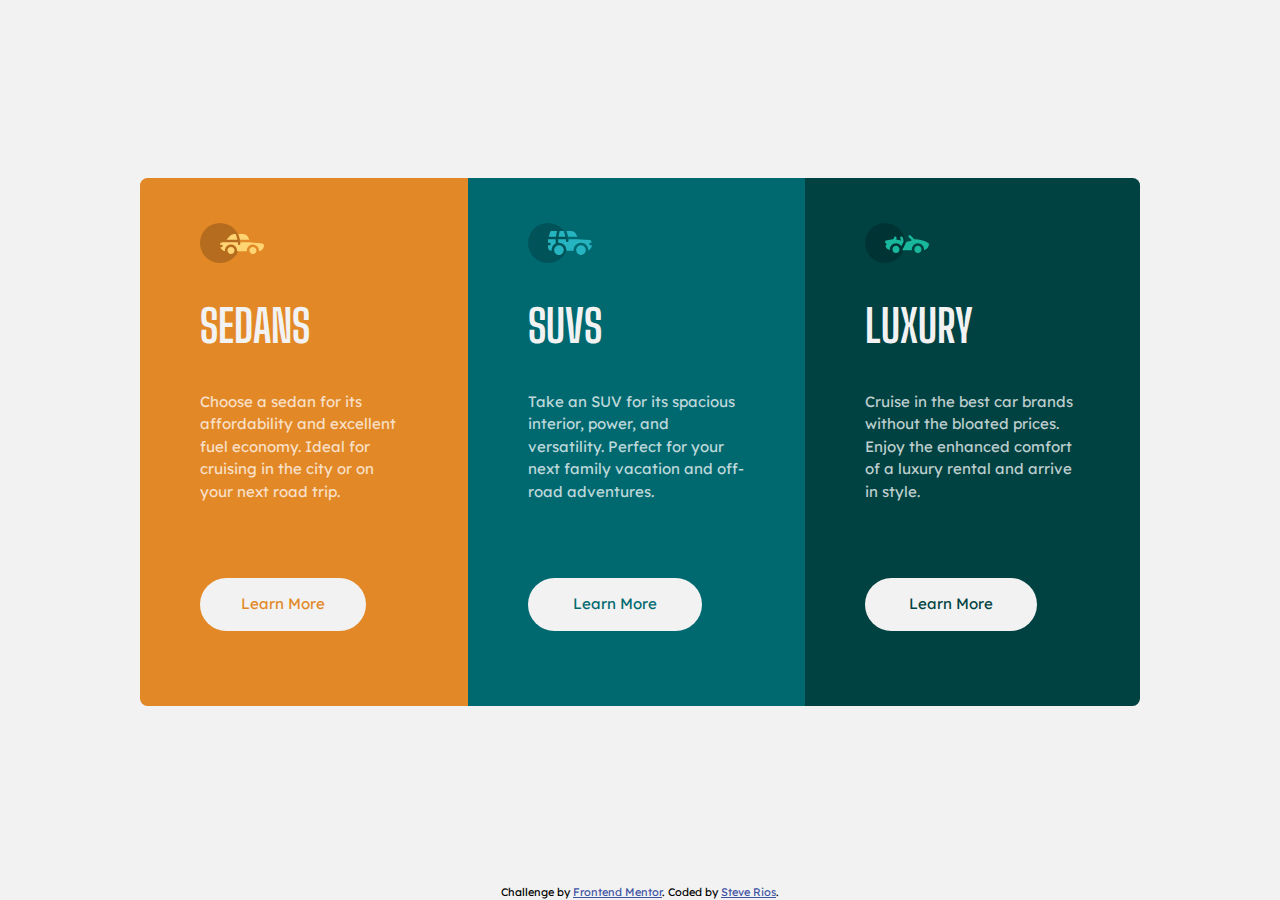
<file: 3-column-preview-card-component-main/index.html>
<!DOCTYPE html>
<html lang="en">

<head>
  <meta charset="UTF-8">
  <meta name="viewport" content="width=device-width, initial-scale=1.0">

  <link rel="icon" type="image/png" sizes="32x32" href="./static/images/favicon-32x32.png">
  <!-- fonts -->
  <link rel="preconnect" href="https://fonts.googleapis.com">
  <link rel="preconnect" href="https://fonts.gstatic.com" crossorigin>
  <link href="https://fonts.googleapis.com/css2?family=Big+Shoulders+Display:wght@700&family=Lexend+Deca&display=swap"
    rel="stylesheet">
  <!-- stylesheets -->
  <link rel="stylesheet" href="static/css/reset.css">
  <link rel="stylesheet" href="static/css/footer.css">
  <link rel="stylesheet" href="style.css">

  <title>Frontend Mentor | 3-column preview card component</title>
</head>

<body>

  <main>
    <article>
      <div class="sedan">
        <div>
          <img src="static/images/icon-sedans.svg" alt="sedan logo">
        </div>
        <h2>SEDANS</h2>
        <p>
          Choose a sedan for its affordability and excellent fuel economy. Ideal for cruising in the city
          or on your next road trip.
        </p>
        <button class="button">Learn More</button>
      </div>
      <div class="suv">
        <div>
          <img src="static/images/icon-suvs.svg" alt="suv logo">
        </div>
        <h2>SUVS</h2>
        <p>
          Take an SUV for its spacious interior, power, and versatility. Perfect for your next family vacation
          and off-road adventures.
        </p>
        <button class="button">Learn More</button>
      </div>
      <div class="luxury">
        <div>
          <img src="static/images/icon-luxury.svg" alt="luxury vehicle logo">
        </div>
        <h2>LUXURY</h2>
        <p>
          Cruise in the best car brands without the bloated prices. Enjoy the enhanced comfort of a luxury
          rental and arrive in style.
        </p>
        <button class="button">Learn More</button>
      </div>
    </article>
  </main>

  <footer class="attribution">
    Challenge by <a href="https://www.frontendmentor.io?ref=challenge" target="_blank">Frontend Mentor</a>.
    Coded by <a href="https://srios.net" target="_blank">Steve Rios</a>.
  </footer>
</body>

</html>
</file>
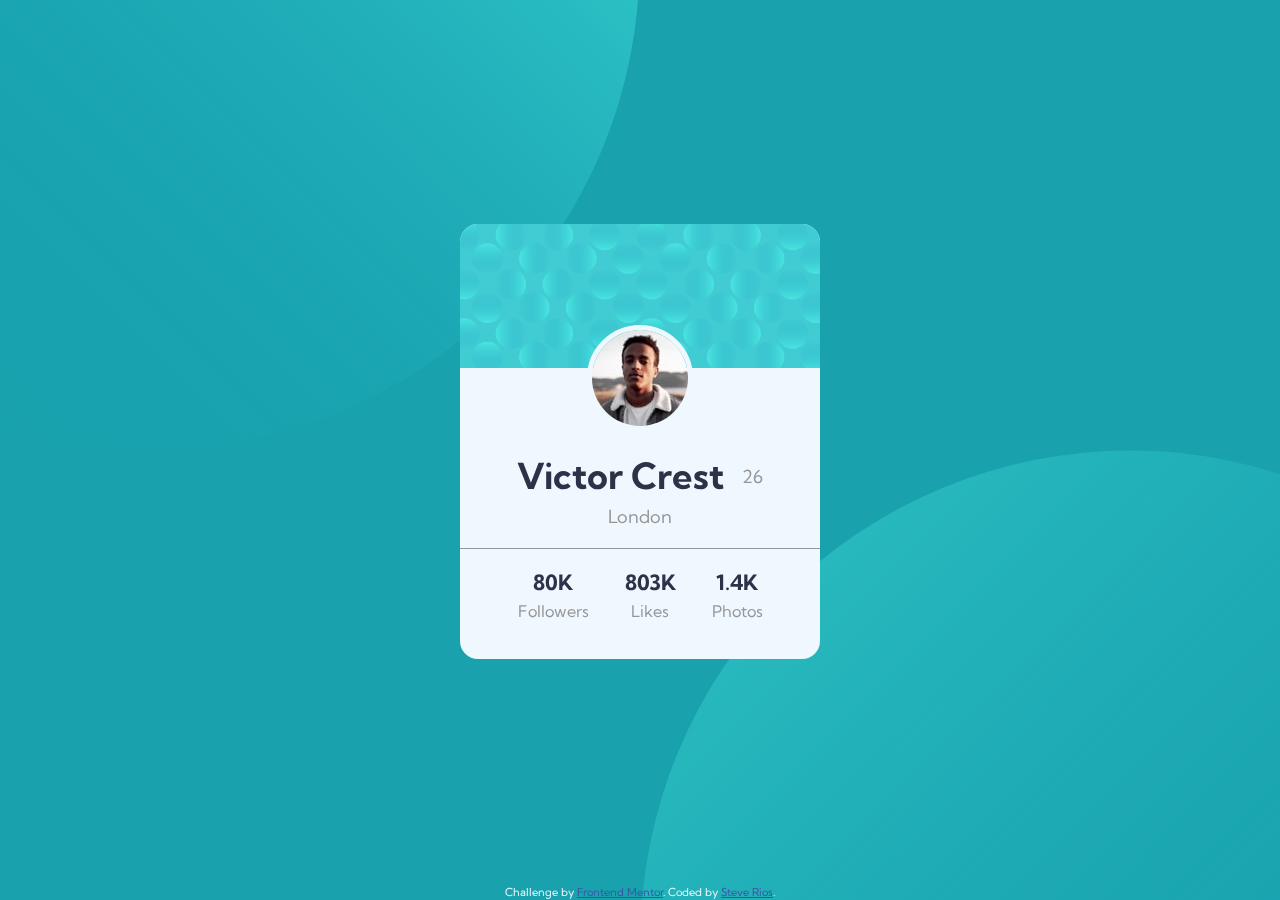
<file: profile-card-component-main/index.html>
<!DOCTYPE html>
<html lang="en">

<head>
  <meta charset="UTF-8">
  <meta name="viewport" content="width=device-width, initial-scale=1.0">

  <link rel="icon" type="image/png" sizes="32x32" href="static/images//favicon-32x32.png">
  <!-- fonts -->
  <link rel="preconnect" href="https://fonts.googleapis.com">
  <link rel="preconnect" href="https://fonts.gstatic.com" crossorigin>
  <link href="https://fonts.googleapis.com/css2?family=Kumbh+Sans:wght@400;700&display=swap" rel="stylesheet">
  <!-- stylesheets -->
  <link rel="stylesheet" href="static/css/reset.css">
  <link rel="stylesheet" href="static/css/footer.css">
  <link rel="stylesheet" href="style.css">

  <title>Frontend Mentor | Profile card component</title>
</head>

<body>
  <img class="top-background" src="static/images/bg-pattern-top.svg" alt="background image">
  <main>
    <article>
      <div class="image">
        <img class="bg" src="static/images/bg-pattern-card.svg" alt="background">
        <img class="avatar" src="static/images/image-victor.jpg" alt="avatar image">
      </div>
      <div class="person">
        <div class="about">
          <h1>Victor Crest</h1>
          <span>26</span>
        </div>
        <span class="location">London</span>
      </div>
      <hr>
      <div class="bottom">
        <div class="followers">
          <h3>80K</h3>
          <p>Followers</p>
        </div>
        <div class="likes">
          <h3>803K</h3>
          <p>Likes</p>
        </div>
        <div class="pics">
          <h3>1.4K</h3>
          <p>Photos</p>
        </div>
      </div>
    </article>
  </main>
  <img class="bottom-background" src="static/images/bg-pattern-bottom.svg" alt="background image">
  <footer class="attribution">
    Challenge by <a href="https://www.frontendmentor.io?ref=challenge" target="_blank">Frontend Mentor</a>.
    Coded by <a href="https://srios.net">Steve Rios</a>.
  </footer>
</body>

</html>
</file>
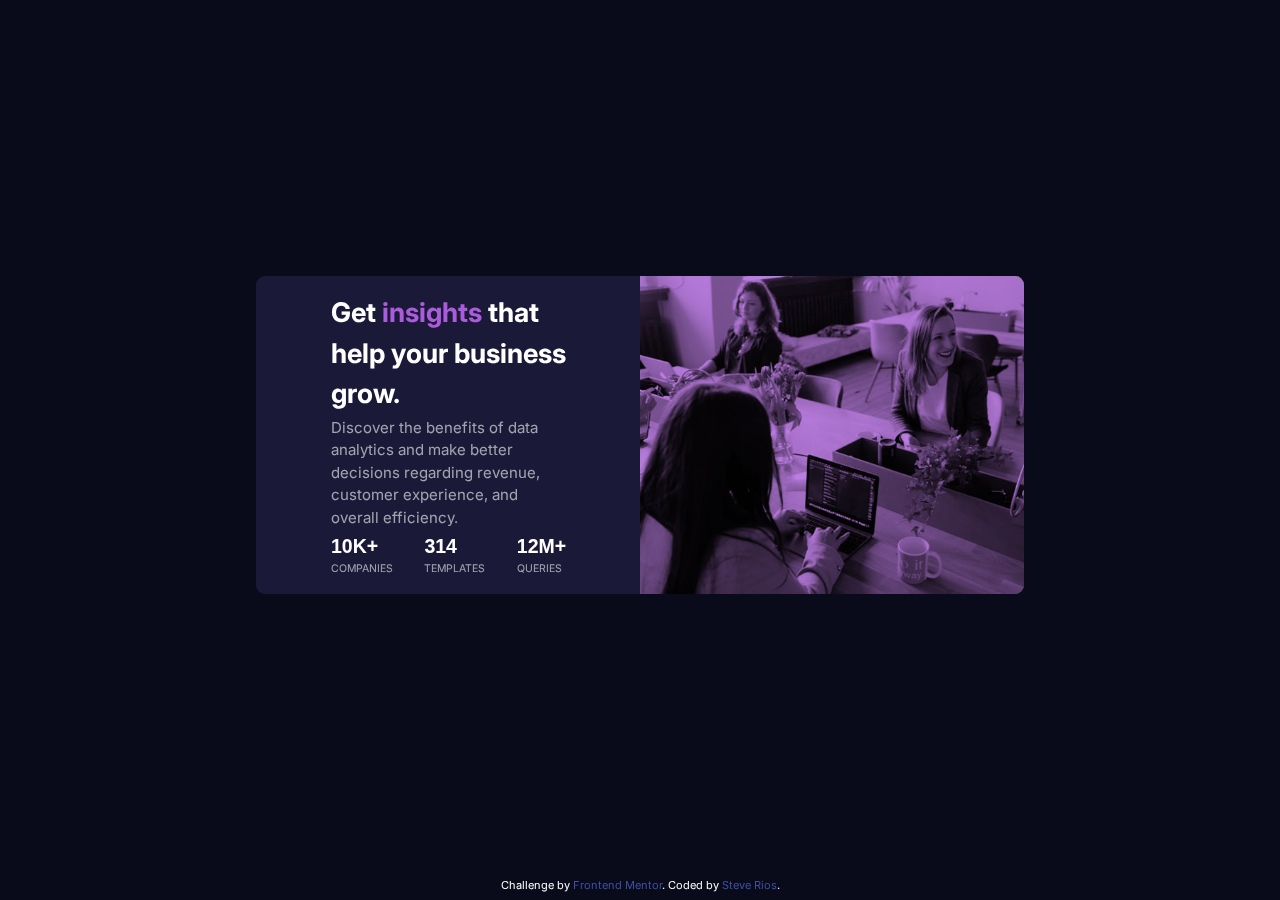
<file: stats-preview-card-component-main/index.html>
<!DOCTYPE html>
<html lang="en">

<head>
    <meta charset="UTF-8">
    <meta name="viewport" content="width=device-width, initial-scale=1.0">

    <link rel="icon" type="image/png" sizes="32x32" href="/static/images/favicon-32x32.png">
    <!-- fonts -->
    <link rel="preconnect" href="https://fonts.googleapis.com">
    <link rel="preconnect" href="https://fonts.gstatic.com" crossorigin>
    <link href="https://fonts.googleapis.com/css2?family=Inter:wght@400;700&family=Lexend+Deca&display=swap"
        rel="stylesheet">
    <!-- stylesheets -->
    <link rel="stylesheet" href="./static/css/reset.css">
    <link rel="stylesheet" href="./static/css/footer.css">
    <link rel="stylesheet" href="style.css">

    <title>Frontend Mentor | Stats preview card component</title>

</head>

<body>
    <main>
        <article>
            <div class="text">
                <h1>Get <span>insights</span> that help your business grow.</h1>
                <p class="grayish">
                    Discover the benefits of data analytics and make better decisions regarding revenue, customer
                    experience, and overall efficiency.
                </p>
                <div class="stats">
                    <span class="nums">
                        <p>10k+</p>
                        <p class="grayish">companies</p>
                    </span>
                    <span class="nums">
                        <p>314</p>
                        <p class="grayish">templates</p>
                    </span>
                    <span class="nums">
                        <p>12m+</p>
                        <p class="grayish">queries</p>
                    </span>
                </div>
            </div>
            <div class="img">
                <img class="desktop-image" src="./static/images/image-header-desktop.jpg" alt="people doing work">
                <div class="overlay"></div>
                <img class="mobile-image" src="./static/images/image-header-mobile.jpg" alt="people doing work">
            </div>
        </article>
    </main>

    <footer class="attribution">
        Challenge by <a href="https://www.frontendmentor.io?ref=challenge" target="_blank">Frontend Mentor</a>.
        Coded by <a href="https://srios.net" target="_blank">Steve Rios</a>.
    </footer>
</body>

</html>
</file>
<file: 3-column-preview-card-component-main/static/css/footer.css>
.attribution{font-size: 11px;text-align: center}.attribution a{color: hsl(228, 45%, 44%)}
</file>
<file: 3-column-preview-card-component-main/style.css>
:root {
  --bright-orange: hsl(31, 77%, 52%);
  --dark-cyan: hsl(184, 100%, 22%);
  --very-dark-cyan: hsl(179, 100%, 13%);
  --transparent-white-paragraphs: hsla(0, 0%, 100%, 0.75);
  --very-light-gray-background-headings-buttons: hsl(0, 0%, 95%);
}

html {
  font-size: 15px;
  font-family: 'Lexend Deca', sans-serif;
}

body {
  background-color: var(--very-light-gray-background-headings-buttons);
  display: grid;
  grid-template-rows: 1fr auto;
  place-items: center;
}

article {
  border-radius: 0.5rem;
  display: flex;
  width: 1000px;
  overflow: hidden;
}

article > * {
  display: flex;
  flex-direction: column;
  justify-content: space-around;
  gap: 2rem;
  color: var(--transparent-white-paragraphs);
  padding: 3em 4em;
}

h2 {
  color: var(--very-light-gray-background-headings-buttons);
  font-family: 'Big Shoulders Display', cursive;
  font-size: 3rem;
}

button {
  background-color: var(--very-light-gray-background-headings-buttons);
  border: none;
  border-radius: 100vw;
  cursor: pointer;
  margin: 3em 0 2em;
  padding: 1em 0.7em;
  width: 80%;
}

button:hover,
button:active {
  transition: all 0.2s ease;
  opacity: 0.5;
}

.sedan {
  background-color: var(--bright-orange);
}

.sedan button.button {
  color: var(--bright-orange);
}

.suv {
  background-color: var(--dark-cyan);
}

.suv button.button {
  color: var(--dark-cyan);
}

.luxury {
  background-color: var(--very-dark-cyan);
}

.luxury button.button {
  color: var(--very-dark-cyan);
}

@media (max-width: 1000px) {
  article {
    width: 90vw;
  }

  article > * {
    padding: 1em 2em;
  }

  button {
    width: 60%;
  }
}

@media (max-width: 650px) {
  article {
    margin-top: 2em;
    flex-direction: column;
  }
}
</file>
<file: profile-card-component-main/static/css/footer.css>
.attribution{font-size: 11px;text-align: center}.attribution a{color: hsl(228, 45%, 44%)}
</file>
<file: profile-card-component-main/style.css>
:root {
  --dark-cyan: hsl(185, 75%, 39%);
  --very-dark-desaturated-blue: hsl(229, 23%, 23%);
  --dark-grayish-blue: hsl(227, 10%, 46%);
  --dark-gray: hsl(0, 0%, 59%);
}

html {
  font-family: 'Kumbh Sans', sans-serif;
  font-size: 18px;
}

body {
  background-color: var(--dark-cyan);
  color: var(--dark-gray);
  display: grid;
  grid-template-rows: 1fr auto;
  place-items: center;
}

article {
  background-color: aliceblue;
  border-radius: 1rem;
  display: flex;
  flex-direction: column;
  align-items: center;
  justify-content: space-around;
  gap: 1em;
  padding-bottom: 2em;
  text-align: center;
  width: min(20rem, 96vw);
}

hr {
  border: none;
  border-bottom: 0.5px solid var(--dark-gray);
  width: 100%;
}

h1,
h3 {
  color: var(--very-dark-desaturated-blue);
}

.image {
  display: grid;
  width: 100%;
  place-items: center;
}

.bg {
  border-radius: 1rem 1rem 0 0;
  width: 100%;
}

.avatar {
  border: 5px solid aliceblue;
  border-radius: 100vw;
  margin-top: -2.4em;
}

.about,
.bottom {
  display: flex;
  align-items: center;
}

.about {
  gap: 1em;
}

.bottom {
  gap: 2em;
}

.bottom p {
  font-size: 0.9rem;
}

.top-background {
  position: fixed;
  bottom: 50%;
  right: 50%;
  z-index: -1;
}

.bottom-background {
  position: fixed;
  top: 50%;
  left: 50%;
  z-index: -1;
}

footer {
  color: aliceblue;
  font-size: 1.2rem;
}
</file>
<file: stats-preview-card-component-main/static/css/footer.css>
.attribution{font-size: 11px;text-align: center}.attribution a{color: hsl(228, 45%, 44%)}
</file>
<file: stats-preview-card-component-main/style.css>
:root {
  --very-dark-blue-main-background: hsl(233, 47%, 7%);
  --dark-desaturated-blue-card-background: hsl(244, 38%, 16%);
  --soft-violet-accent: hsl(277, 64%, 61%);
  --violet-hsl: 277, 64%, 61%;
  --white-main-heading-stats: hsl(0, 0%, 100%);
  --slightly-transparent-white-main-paragraph: hsla(0, 0%, 100%, 0.75);
  --slightly-transparent-white-stat-headings: hsla(0, 0%, 100%, 0.6);
}

html {
  font-family: 'Inter', sans-serif;
  font-size: 15px;
}

body {
  background-color: var(--very-dark-blue-main-background);
  color: var(--white-main-heading-stats);
  display: grid;
  grid-template-rows: 1fr 2rem;
  place-items: center;
}

article {
  background-color: var(--dark-desaturated-blue-card-background);
  border-radius: 0.6rem;
  display: flex;
  overflow: hidden;
  max-width: 1080px;
  width: 60vw;
}

h1 {
  font-weight: 700;
  font-size: 1.8rem;
}

a {
  color: var(--soft-violet-accent);
  text-decoration: none;
}

a:hover,
a:focus {
  font-size: 1.1rem;
}

/* text */
h1 span {
  color: var(--soft-violet-accent);
}

.text {
  flex: 1;
  display: flex;
  flex-direction: column;
  justify-content: space-evenly;
  padding: 1em 1em 1em 5em;
  max-width: 50%;
}

.text > * {
  width: 80%;
}

.stats {
  display: flex;
  justify-content: space-between;
  text-transform: uppercase;
}

.nums {
  display: flex;
  flex-direction: column;
}

.nums > :first-child {
  font-family: 'Lexend', sans-serif;
  font-size: 1.3rem;
  font-weight: 700;
}

.grayish {
  color: var(--slightly-transparent-white-stat-headings);
}

.nums > :last-child {
  font-size: 0.7rem;
}

/* image */
.img {
  flex: 1;
  position: relative;
}

.overlay {
  position: absolute;
  top: 0;
  left: 0;
  width: 100%;
  height: 100%;
  background-color: hsla(var(--violet-hsl), 0.8);
  mix-blend-mode: multiply;
}

.mobile-image {
  display: none;
}

@media (max-width: 1250px) {
  article {
    width: min(70vw, 1060px);
  }
}

@media (max-width: 1075px) {
  html {
    font-size: 0.6rem;
  }
  article {
    width: 80vw;
  }
}

@media (max-width: 625px) {
  html {
    font-size: 0.7rem;
  }

  article {
    display: flex;
    flex-direction: column;
  }

  .text {
    align-self: center;
    justify-content: space-between;
    order: 1;
    padding: 3em 0;
    text-align: center;
    flex: 1;
    gap: 1em;
  }

  .text > * {
    width: 100%;
  }
}
</file>
